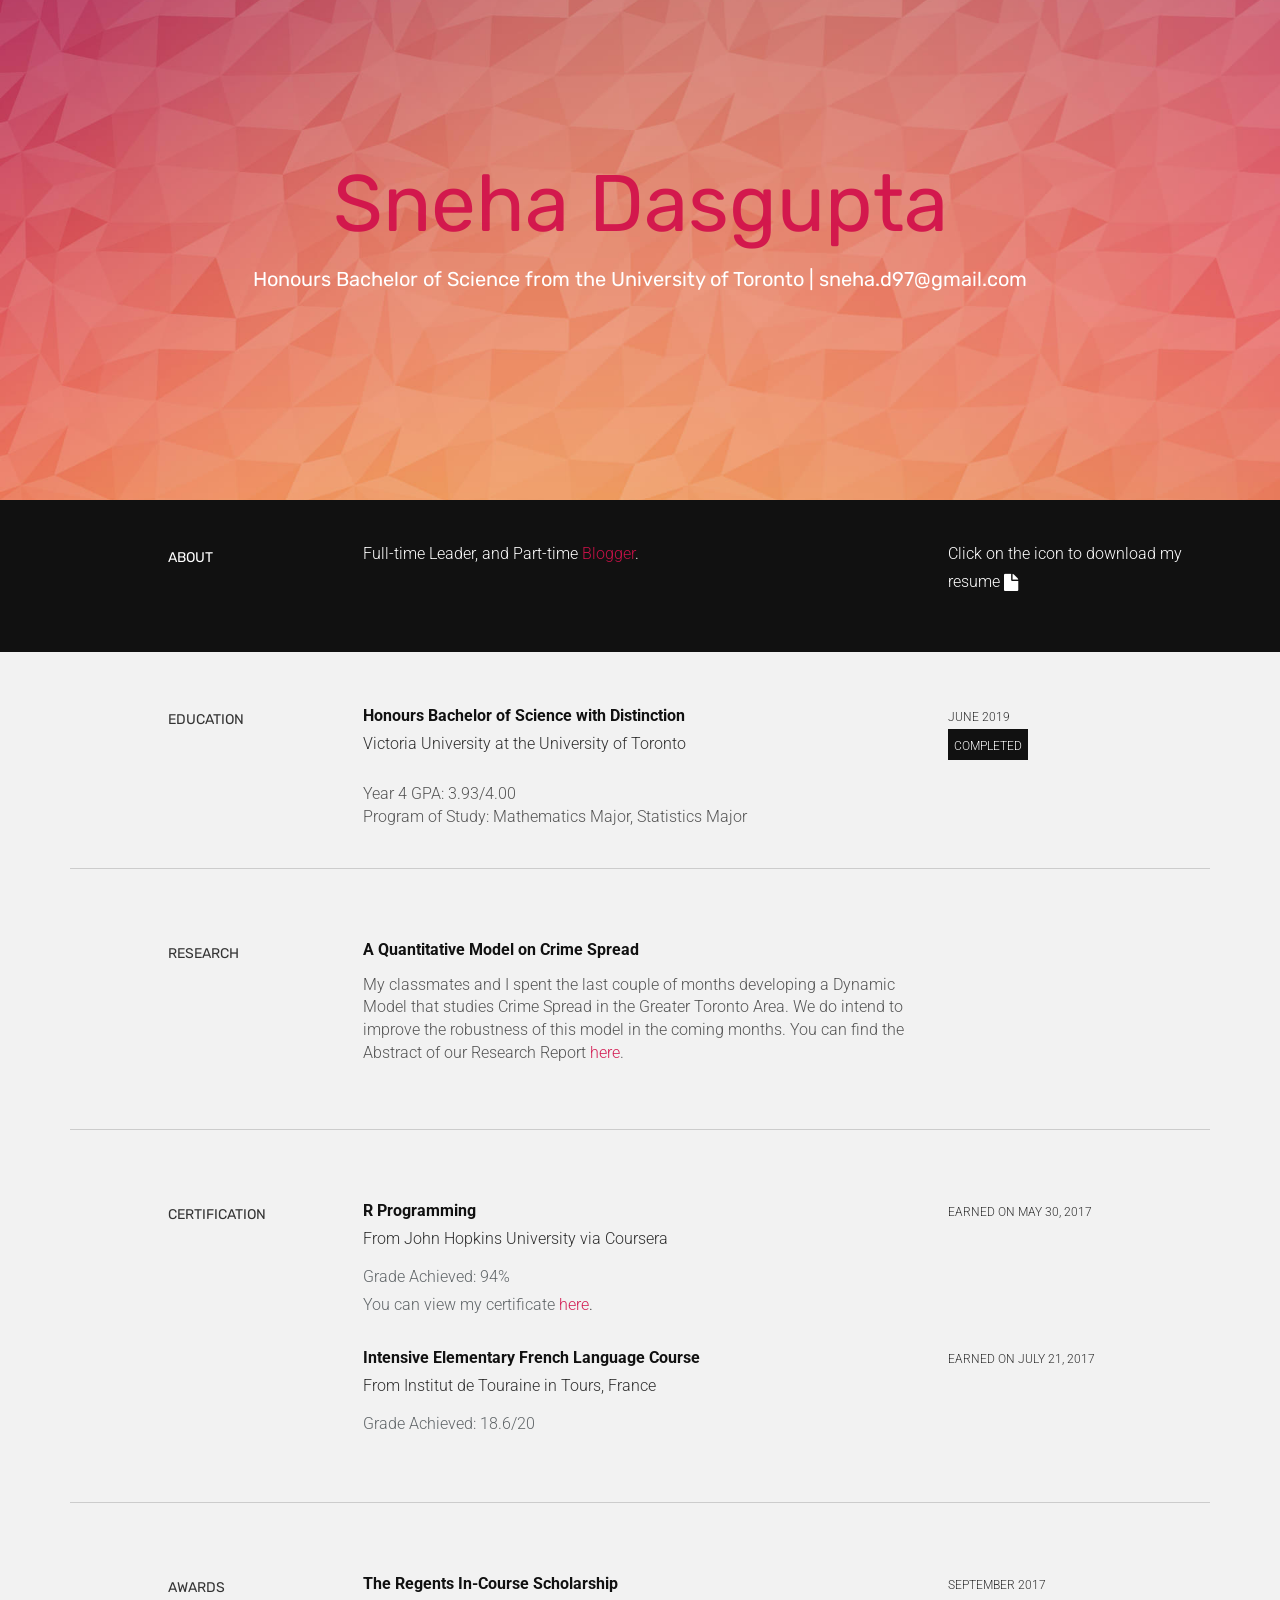
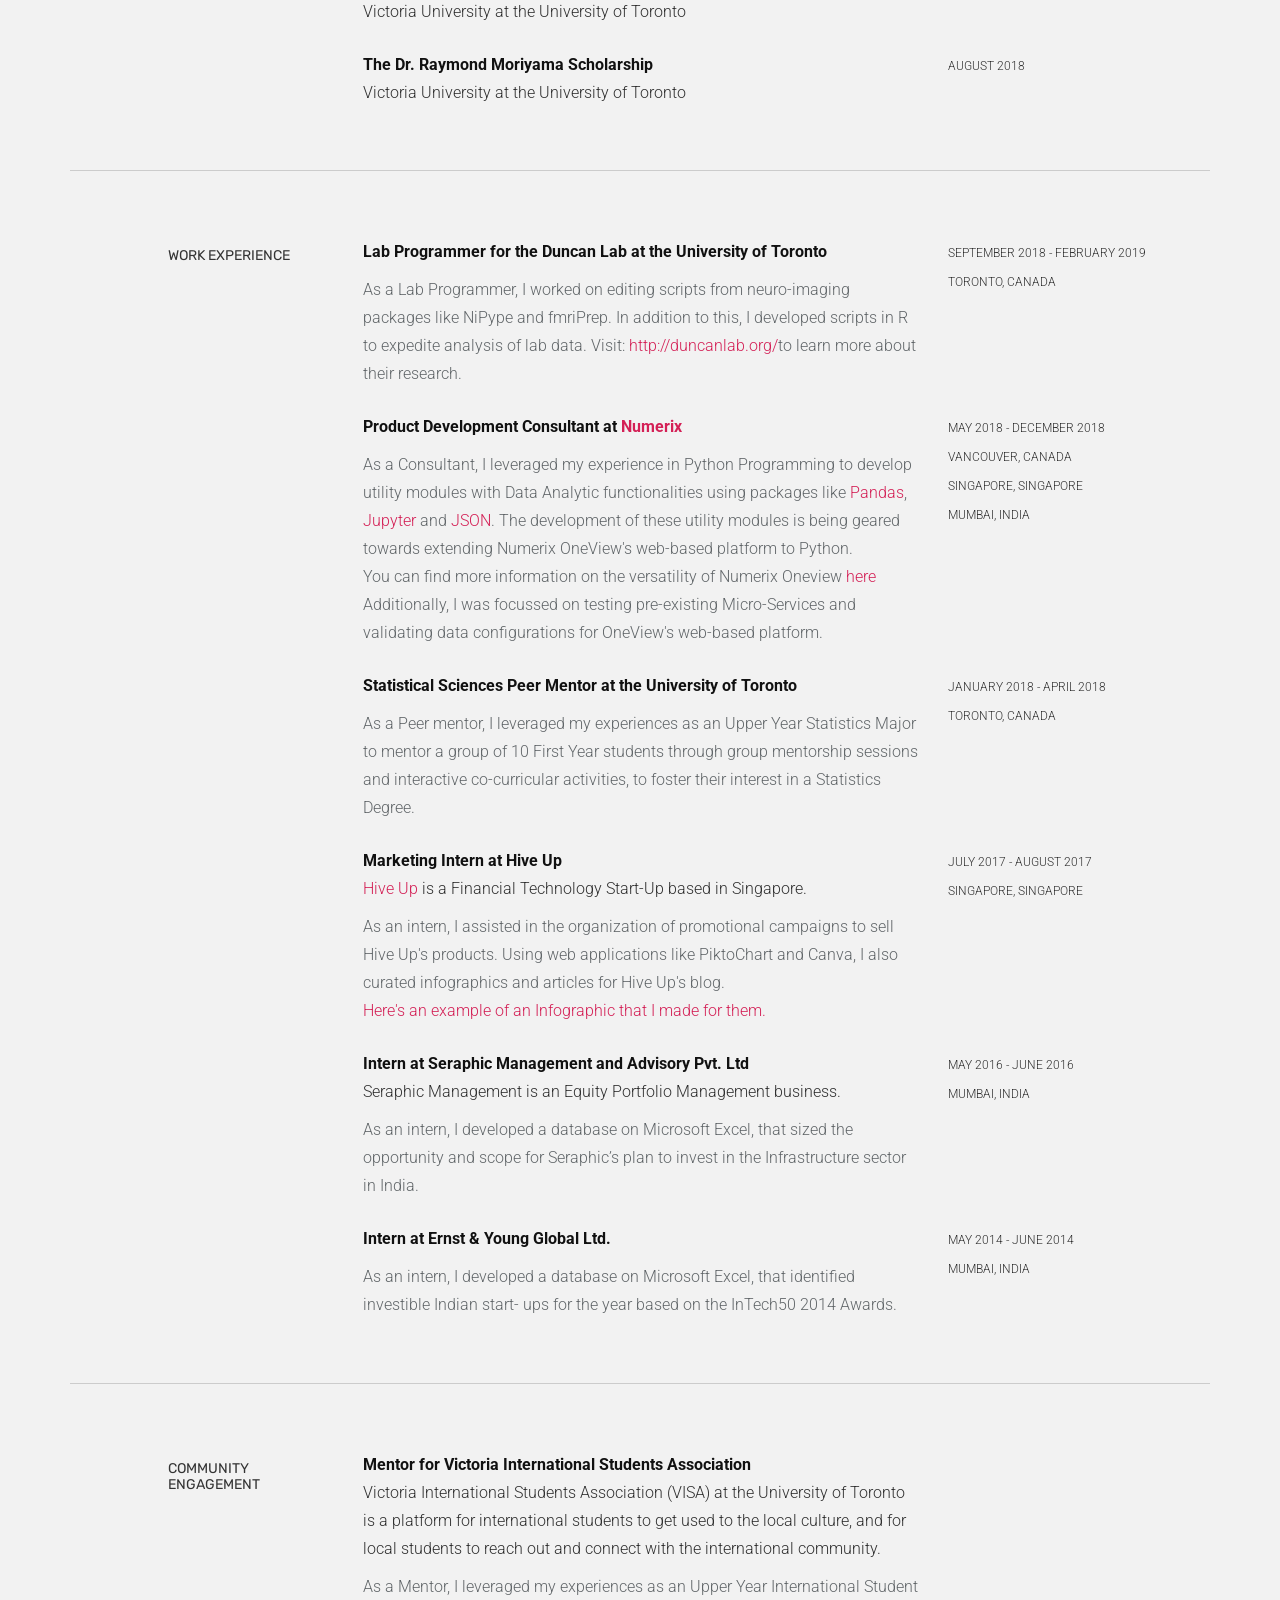
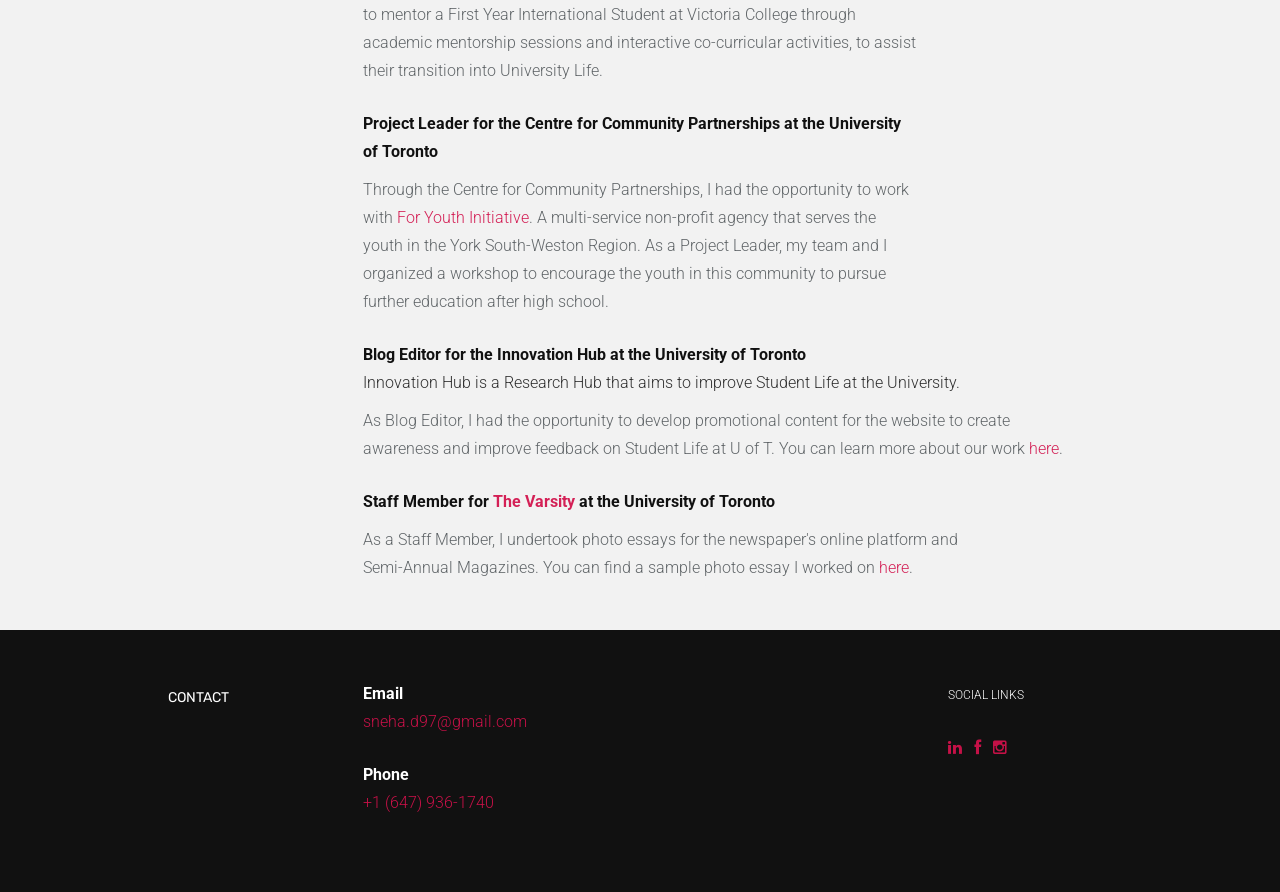
<file: index.html>
﻿<!DOCTYPE html>
<html lang="en">
 <head>
    <meta charset="utf-8">
    <meta name="viewport" content="width=device-width, initial-scale=1.0, maximum-scale=1.0, user-scalable=no">	
    <!-- OPTIONAL: description -->
    <meta name="description" content="Personal Website">
    <!-- OPTIONAL: author -->
    <meta name="author" content="Sneha Dasgupta">
    <link rel="shortcut icon" href="favicon.ico">
    <link rel="apple-touch-icon" href="icon.png" />
   <title>Sneha Dasgupta</title>
   <!-- Bootstrap core CSS -->
   <link href="css/bootstrap.css" rel="stylesheet">
   <link rel="stylesheet" href="css/font-awesome.min.css">

   <!-- Link the main.css stylesheet -->
   <link href="css/main.css" rel="stylesheet">
   
   <!-- OPTIONAL: Google Fonts (don't forget to edit main.css also) -->
   <link href="https://fonts.googleapis.com/css?family=Roboto:300,400,700|Rubik:400" rel="stylesheet">

   <!-- HTML5 shim and Respond.js IE8 support of HTML5 elements and media queries -->
   <!--[if lt IE 9]>
     <script src="js/html5shiv.js"></script>
     <script src="js/respond.min.js"></script>
   <![endif]-->
 </head>
 <body>



   <div class="header" id="headerwrap">
     <div class="container">
       <div class="row centered">
         <div class="col-lg-12">
           <h1><a href="https://www.linkedin.com/in/sneha-dasgupta/"> Sneha Dasgupta</a></h1>
           <h3>Honours Bachelor of Science from the University of Toronto | 
            <a href="mailto:sneha.d97@gmail.com">sneha.d97@gmail.com</a>
           </h3>
         </div><!--/.col-lg-12-->
       </div><!--/.row-->
     </div><!--/.container-->
   </div><!--/.#headerwrap-->

<section id="about" name="about"></section>
 <div class="about">
   <div class="container">
     <div class="row"> 
       <div class="col-lg-2 col-lg-offset-1">
         <h5>ABOUT</h5>
       </div>
       <div class="col-lg-6">
<p>Full-time Leader, and Part-time <a href="https://thehollowaesthetician.blogspot.sg/">Blogger</a>.</p>
</div>
       <div class="col-lg-3">
         <p>Click on the icon to download my resume <a href="my-resume.pdf"><i class="icon-file"></i> <sm></sm></a></p>
       </div>
 
     </div><!--/.row-->
   </div><!--/.container-->
 </div><!--/ #intro-->


<section id="resume" name="resume"></section>
  <!-- EDUCATION SECTION -->
  <div class="container desc">
    <div class="row">

        <div class="col-lg-2 col-lg-offset-1">
          <h5>EDUCATION</h5>
        </div>
        <!-- EDIT: education line 1 -->
        <div class="col-lg-6">
          <p><t>Honours Bachelor of Science with Distinction</t><br/>
            Victoria University at the University of Toronto
            <!--<br/><i>Extra info here</i>-->
          </p> Year 4 GPA: 3.93/4.00
          <br />Program of Study: Mathematics Major, Statistics Major
        </div>
        <div class="col-lg-3">
          <p><sm>June 2019</sm><br/>
          <imp><sm>COMPLETED</sm></imp></p>
          </p>
        </div>
  
    </div><!--/.row -->
    <br>
    <hr>
  </div><!--/.container -->

  <!-- RESEARCH SECTION -->
  <div class="container desc">
    <div class="row">

        <div class="col-lg-2 col-lg-offset-1">
          <h5>RESEARCH</h5>
        </div>
        <!-- EDIT: Research 1 -->
        <div class="col-lg-6">
          <p class="tight"><t> A Quantitative Model on Crime Spread </t><br/>
            </p>My classmates and I spent the last couple of months developing a Dynamic Model that studies Crime Spread in the Greater Toronto Area. 
            We do intend to improve the robustness of this model in the coming months.
            You can find the Abstract of our Research Report 
            <a href="REVISED ABSTRACT.pdf">here</sm></a>.
          </p>
        </div>
      </div><!--/.row -->
      <br>
      <hr>
    </div><!--/.container -->
        

  <!-- CERTIFICATION SECTION -->
  <div class="container desc">
    <div class="row">

        <div class="col-lg-2 col-lg-offset-1">
          <h5>CERTIFICATION</h5>
        </div>
        <!-- EDIT: Certification 1 -->
        <div class="col-lg-6">
          <p class="tight"><t>R Programming </t><br/>
            From John Hopkins University via Coursera <br/>
          </p>
          <p><more>Grade Achieved: 94%
             <br />You can view my certificate <a href="https://www.coursera.org/account/accomplishments/certificate/DACB7MJFT7QN">here</a></more>.</p>
        </div>
        <div class="col-lg-3">
          <p><sm>Earned on May 30, 2017 <br />
        </div>
        
        <!-- EDIT: Certification 2-->
        <div class="col-lg-6 col-lg-offset-3">
          <p class="tight"><t>Intensive Elementary French Language Course</t><br/>
            From Institut de Touraine in Tours, France<br/>
          </p>
          <p><more>Grade Achieved: 18.6/20 </more></p>
        </div>
        <div class="col-lg-3">
          <p><sm>Earned on July 21, 2017 <br />
        </div>
    </div><!--/.row -->
    <br>
    <hr>
  </div><!--/.container -->

  <!-- AWARDS SECTION -->
  <div class="container desc">
    <div class="row">
        <div class="col-lg-2 col-lg-offset-1">
          <h5>AWARDS</h5>
        </div>

        <!-- EDIT: awards line 1-->
        <div class="col-lg-6">
          <p><t>The Regents In-Course Scholarship</t><br/>
            Victoria University at the University of Toronto<br/>
          </p>
        </div>
        <div class="col-lg-3">
          <p><sm>SEPTEMBER 2017</sm></p>
        </div>
        <div class="col-lg-6 col-lg-offset-3">
          <p><t>The Dr. Raymond Moriyama Scholarship</t><br/>
            Victoria University at the University of Toronto<br/>
          </p>
        </div>
        <div class="col-lg-3">
          <p><sm>AUGUST 2018</sm></p>
        </div>
    
    </div><!--/.row -->
    <br>
    <hr>
  </div><!--/.container -->
  
  <!-- WORK SECTION -->
  <div class="container desc">
    <div class="row">

        <div class="col-lg-2 col-lg-offset-1">
          <h5>WORK EXPERIENCE</h5>
        </div>
        <!-- EDIT: work line 1 -->
        <div class="col-lg-6">
          <p class="tight">
              <t>Lab Programmer for the Duncan Lab at the University of Toronto</t><br />
          </p>
          <p>
              <more>
                As a Lab Programmer, I worked on editing scripts from neuro-imaging packages like NiPype and fmriPrep. In addition to this, 
                I developed scripts in R to expedite analysis of lab data.
                Visit: <a href="http://duncanlab.org/">http://duncanlab.org/</a>to learn more about their research.              
</more>
          </p>
      </div>
        <div class="col-lg-3"> 
          <p><sm>SEPTEMBER 2018 - FEBRUARY 2019 <br />TORONTO, CANADA</sm></p>
      </div>
        <div class="col-lg-6 col-lg-offset-3">
            <p class="tight">
                <t>Product Development Consultant at<a href="http://www.numerix.com/"> Numerix</a></t><br />
            </p>
            <p>
                <more>
                    As a Consultant, I leveraged my experience in Python Programming to develop utility modules with Data Analytic functionalities using packages like <a href="https://pandas.pydata.org/pandas-docs/stable/index.html"> Pandas</a>, <a href="https://jupyter-notebook.readthedocs.io/en/stable/">
    Jupyter</a> and <a href="https://docs.python.org/3/library/json.html">JSON</a>. The development of these utility modules is being geared towards extending Numerix OneView's web-based platform to Python.<br /> You can find more information on the versatility of Numerix Oneview <a href="https://www.numerix.com/product/numerix-oneview-enterprise-platform"> here</a><br />
    Additionally, I was focussed on testing pre-existing Micro-Services and validating data configurations for OneView's web-based platform.
</more>
            </p>
        </div>
          <div class="col-lg-3"> 
            <p><sm>MAY 2018 - DECEMBER 2018 <br />VANCOUVER, CANADA<br />
           SINGAPORE, SINGAPORE<br /> MUMBAI, INDIA</sm></p>
        </div>

        <!-- EDIT: work line 2-->
        <div class="col-lg-6 col-lg-offset-3">
          <p class="tight"><t>Statistical Sciences Peer Mentor at the University of Toronto</t><br/>
          </p>
          <p><more> As a Peer mentor, I leveraged my experiences as an Upper Year Statistics Major to mentor a group of 10 First Year students through group
            mentorship sessions and interactive co-curricular activities, to foster their interest in a Statistics Degree.</more></p>
        </div>
        <div class="col-lg-3">
          <p><sm>JANUARY 2018 - APRIL 2018 <br />
         TORONTO, CANADA</sm></p>
        </div>

         <!-- EDIT: work line 3-->
         <div class="col-lg-6 col-lg-offset-3">
          <p class="tight"><t>Marketing Intern at Hive Up</t><br/>
            <a href="http://hive-up.com/">Hive Up</a> is a Financial Technology Start-Up based in Singapore. <br/>
          </p>
          <p><more>As an intern, I assisted in the organization of promotional campaigns to sell Hive Up's products. Using web applications like PiktoChart and Canva, I also curated infographics and articles for Hive Up's blog.<br/>
            <a href="http://hive-up.com/2017/08/18/what-is-a-fintech/">Here's an example of an Infographic that I made for them. </a> </more></p>
        </div>
        <div class="col-lg-3">
          <p><sm>JULY 2017 - AUGUST 2017 <br />
          SINGAPORE, SINGAPORE</sm></p>
        </div>

        <!-- EDIT: work line 4-->
        <div class="col-lg-6 col-lg-offset-3">
          <p class="tight"><t>Intern at Seraphic Management and Advisory Pvt. Ltd</t><br/>
            Seraphic Management is an Equity Portfolio Management business. <br/>
          </p>
          <p><more>As an intern, I developed a database on Microsoft Excel, that sized the opportunity and scope for Seraphic’s plan to invest in the Infrastructure sector in India. </more></p>
        </div>
        <div class="col-lg-3">
          <p><sm>MAY 2016 - JUNE 2016 <br />
          MUMBAI, INDIA</sm></p>
        </div>

        <!-- EDIT: work line 5-->
        <div class="col-lg-6 col-lg-offset-3">
          <p class="tight"><t>Intern at Ernst & Young Global Ltd.</t><br/>
          </p>
          <p><more>As an intern, I developed a database on Microsoft Excel, that identified investible Indian start-
            ups for the year based on the InTech50 2014 Awards.<br/> </more></p>
        </div>
        <div class="col-lg-3">
          <p><sm>MAY 2014 - JUNE 2014 <br />
          MUMBAI, INDIA</sm></p>
        </div>
        
    </div><!--/.row -->
    <br>
    <hr>
  </div><!--/.container -->

  <!-- COMMUNITY ENGAGEMENT SECTION -->
  <div class="container desc">
      <div class="row">

          <div class="col-lg-2 col-lg-offset-1">
              <h5>COMMUNITY ENGAGEMENT</h5>
          </div>
          <!-- EDIT: community engagement line 1 -->
          <div class="col-lg-6">
              <p class="tight">
                  <t>Mentor for Victoria International Students Association</t><br />
                  Victoria International Students Association (VISA) at the University of Toronto is a platform for international students to get used to the local culture, and for local students to reach out and connect with the international community.
              <p>
                  <more>
                      As a Mentor, I leveraged my experiences as an Upper Year International Student to mentor a First Year International Student at Victoria College through academic
                      mentorship sessions and interactive co-curricular activities, to assist their transition into University Life.
                  </more>
              </p>

          </div>
          <!-- EDIT: community engagement line 2-->
          <div class="col-lg-6 col-lg-offset-3">
              <p class="tight"><t>Project Leader for the Centre for Community Partnerships at the University of Toronto</t><br />
              <p>
                  <more>
                      Through the Centre for Community Partnerships, I had the opportunity to work with
                      <a href="http://www.foryouth.ca/">For Youth Initiative</a>. A multi-service non-profit agency that serves the youth in the York South-Weston Region.
                      As a Project Leader, my team and I organized a workshop to encourage the youth in this community to pursue further education after high school.
                  </more>
              </p>

          </div>

          <div class="col-lg-10 col-lg-offset-3">
              <p class="tight">
                  <t>Blog Editor for the Innovation Hub at the University of Toronto</t><br />
                  Innovation Hub is a Research Hub that aims to improve Student Life at the University.
              </p>
              <p>
                  <more>
                      As Blog Editor, I had the opportunity to develop promotional content for the website to create
                      <br /> awareness and improve feedback on Student Life at U of T. You can learn more
                      about our work
                      <a href="http://blogs.studentlife.utoronto.ca/innovationhub/">here</a>.
                  </more>
              </p>
          </div>
          <div class="col-lg-10 col-lg-offset-3">
              <p class="tight">
                  <t>Staff Member for <a href="">The Varsity</a> at the University of Toronto</t><br />
              </p>
              <p>
                  <more>
                      As a Staff Member, I undertook photo essays for the newspaper's online platform and </br> Semi-Annual Magazines. You can find a sample photo essay I worked on 
                      <a href="https://thevarsity.ca/2015/10/15/in-photos-we-day-toronto-2015/">here</a>.
                  </more>
              </p>
          </div>
      </div><!--/.row -->
      <br>
    </div><!--/.container -->


</body>

<section id="contact" name="contact"></section>
	<!--FOOTER DESCRIPTION -->
	<div id="footwrap" class="footer">
		<div class="container">
			<div class="row">
			
				<div class="col-lg-2 col-lg-offset-1">
					<h5>CONTACT</h5>
				</div>
				<!-- EDIT: email -->
				<div class="col-lg-6">
					<p><t>Email</t><br/>
						<a href="mailto:sneha.d97@gmail.com" class="mail">sneha.d97@gmail.com</a> <br/>
					</p>
					<!-- EDIT: phone number -->
					<p><t>Phone</t><br/>
						<a href="tel:+16479361740" class="tel">+1 (647) 936-1740</a> <br/>
					</p>
				</div>
				<div class="col-lg-3">
					<p><sm>SOCIAL LINKS</sm></p>
					<p>
            <!-- EDIT: Social Links. Replace # with your URL for each -->
            <a href="www.linkedin.com/in/sneha-dasgupta" target="_blank"><i class="icon-linkedin"></i></a>
            <a href="https://www.facebook.com/snehahahax" target="_blank"><i class="icon-facebook"></i></a>
						<a href="https://www.instagram.com/snehahah_/" target="_blank"><i class="icon-instagram"></i></a>
					</p>
				</div>
			</div><!--/.row -->
		</div><!--/.container -->
	</div><!--/ #footer -->


</html>
</file>
<file: css/main.css>
body {
  background-color: #f2f2f2;
  font-family: 'Roboto', sans-serif; /* OPTIONAL: Google Fonts - base font */
  font-weight: 300;
  font-size: 16px;
  color: #555;

  -webkit-font-smoothing: antialiased;
  -webkit-overflow-scrolling: touch;
}

/* Titles */
h1, h2, h3, h4, h5, h6 {
  font-family: 'Rubik', sans-serif; /* OPTIONAL: Google Fonts - title font */
  font-weight: 400;
  color: #333;
}

/* Paragraph & Typographic */
p {
  line-height: 28px;
  margin-bottom: 25px;
}

.centered {
    text-align: center;
}

/* Links */
a {
  color: rgba(209, 17, 75, 0.938);
  word-wrap: break-word;

  -webkit-transition: color 0.1s ease-in, background 0.1s ease-in;
  -moz-transition: color 0.1s ease-in, background 0.1s ease-in;
  -ms-transition: color 0.1s ease-in, background 0.1s ease-in;
  -o-transition: color 0.1s ease-in, background 0.1s ease-in;
  transition: color 0.1s ease-in, background 0.1s ease-in;
}

a:hover,
a:focus {
  color: #77112b;
  text-decoration: none;
  outline: 0;
}

a:before,
a:after {
  -webkit-transition: color 0.1s ease-in, background 0.1s ease-in;
  -moz-transition: color 0.1s ease-in, background 0.1s ease-in;
  -ms-transition: color 0.1s ease-in, background 0.1s ease-in;
  -o-transition: color 0.1s ease-in, background 0.1s ease-in;
  transition: color 0.1s ease-in, background 0.1s ease-in;
}

 hr {
  display: block;
  height: 1px;
  border: 0;
  border-top: 1px solid #ccc;
  margin: 1em 0;
  padding: 0;
}

/*---------------------------------------------------
  SECTION WRAPS
---------------------------------------------------*/

/* Header Wrap */
.header {
  background: #1CBCAD;
  background: url(../images/header-bg-3.jpg) no-repeat center top;
  padding-top:140px;
  text-align:center;
  background-attachment: relative;
  background-position: center center;
  min-height: 500px;
  width: 100%;
  
  -webkit-background-size: 100%;
  -moz-background-size: 100%;
  -o-background-size: 100%;
  background-size: 100%;

  -webkit-background-size: cover;
  -moz-background-size: cover;
  -o-background-size: cover;
  background-size: cover;
}

.header h1 {
  font-size: 80px;
  color: white;
  background: rgba(0,0,0,0);
}

.header h3 {
  font-size: 20px;
  color: white;
}

.header h3 a {
  color: #fff;
}

/* About Wrap */
.about {
  background: #111111;
  padding-top: 40px;
  padding-bottom: 30px;
  color: white;
} 

.about h5, p {
  color: white;
}

.about i {
  color: white;
  font-size: 20px;
  padding-right: 8px;
  vertical-align: middle;
}

.footer {
  background: #111111;
  padding-top: 50px;
  padding-bottom: 50px;
}

.footer p {
  color: white;
}

.footer h5 {
  color: white;
}

.footer t {
  font-weight: 700;
}

/* social icons: */
.footer i {
  padding-right: 8px;
  /*color: #1abc9c;*/
}

/* Global Values */

.desc {
  padding-top: 50px;
}

.desc p {
  color: #2f2f2f;
}

.desc t {
  color: #111111;
  font-weight: 700;
}

.desc imp {
  padding: 6px;
  color: white;
  background: #111111;
}

.desc more {
  color: #616669;
}


sm {
  font-size: 12px;
}

.desc .col-lg-3 {
  text-transform: uppercase;
}

.container .row p.tight {
  margin-bottom: 10px;
}

/* define some CSS3 animations: */
body {
  /* Addresses a small issue in webkit: http://bit.ly/NEdoDq */
  -webkit-backface-visibility: hidden;
}

.animated {
  -webkit-animation-duration: 1s;
  -moz-animation-duration: 1s;
  -o-animation-duration: 1s;
  animation-duration: 1s;
  -webkit-animation-fill-mode: both;
  -moz-animation-fill-mode: both;
  -o-animation-fill-mode: both;
  animation-fill-mode: both;
}

@-webkit-keyframes fadeIn {
  0% {
    opacity: 0; 
  }

  100% {
    opacity: 1; 
  }
}

@-moz-keyframes fadeIn {
  0% {
    opacity: 0;
  }

  100% {
    opacity: 1;
  }
}

@-o-keyframes fadeIn {
  0% {
    opacity: 0;
  }

  100% {
    opacity: 1;
  }
}

@keyframes fadeIn {
  0% {
    opacity: 0;
  }

  100% {
    opacity: 1;
  } 
}

.fadeIn {
  -webkit-animation-name: fadeIn;
  -moz-animation-name: fadeIn;
  -o-animation-name: fadeIn;
  animation-name: fadeIn;
}

/* 1 */
@-webkit-keyframes fadeInUp {
  0% {
    opacity: 0;
    -webkit-transform: translateY(20px);
  }

  100% {
    opacity: 1;
    -webkit-transform: translateY(0);
  }
}

@-moz-keyframes fadeInUp {
  0% {
    opacity: 0;
    -moz-transform: translateY(20px);
  }

  100% {
    opacity: 1;
    -moz-transform: translateY(0);
  }
}

@-o-keyframes fadeInUp {
  0% {
    opacity: 0;
    -o-transform: translateY(20px);
  }

  100% {
    opacity: 1;
    -o-transform: translateY(0);
  }
}

@keyframes fadeInUp {
  0% {
    opacity: 0;
    transform: translateY(20px);
  }

  100% {
    opacity: 1;
    transform: translateY(0);
  }
}

.fadeInUp {
  -webkit-animation-name: fadeInUp;
  -moz-animation-name: fadeInUp;
  -o-animation-name: fadeInUp;
  animation-name: fadeInUp;
  }
</file>
